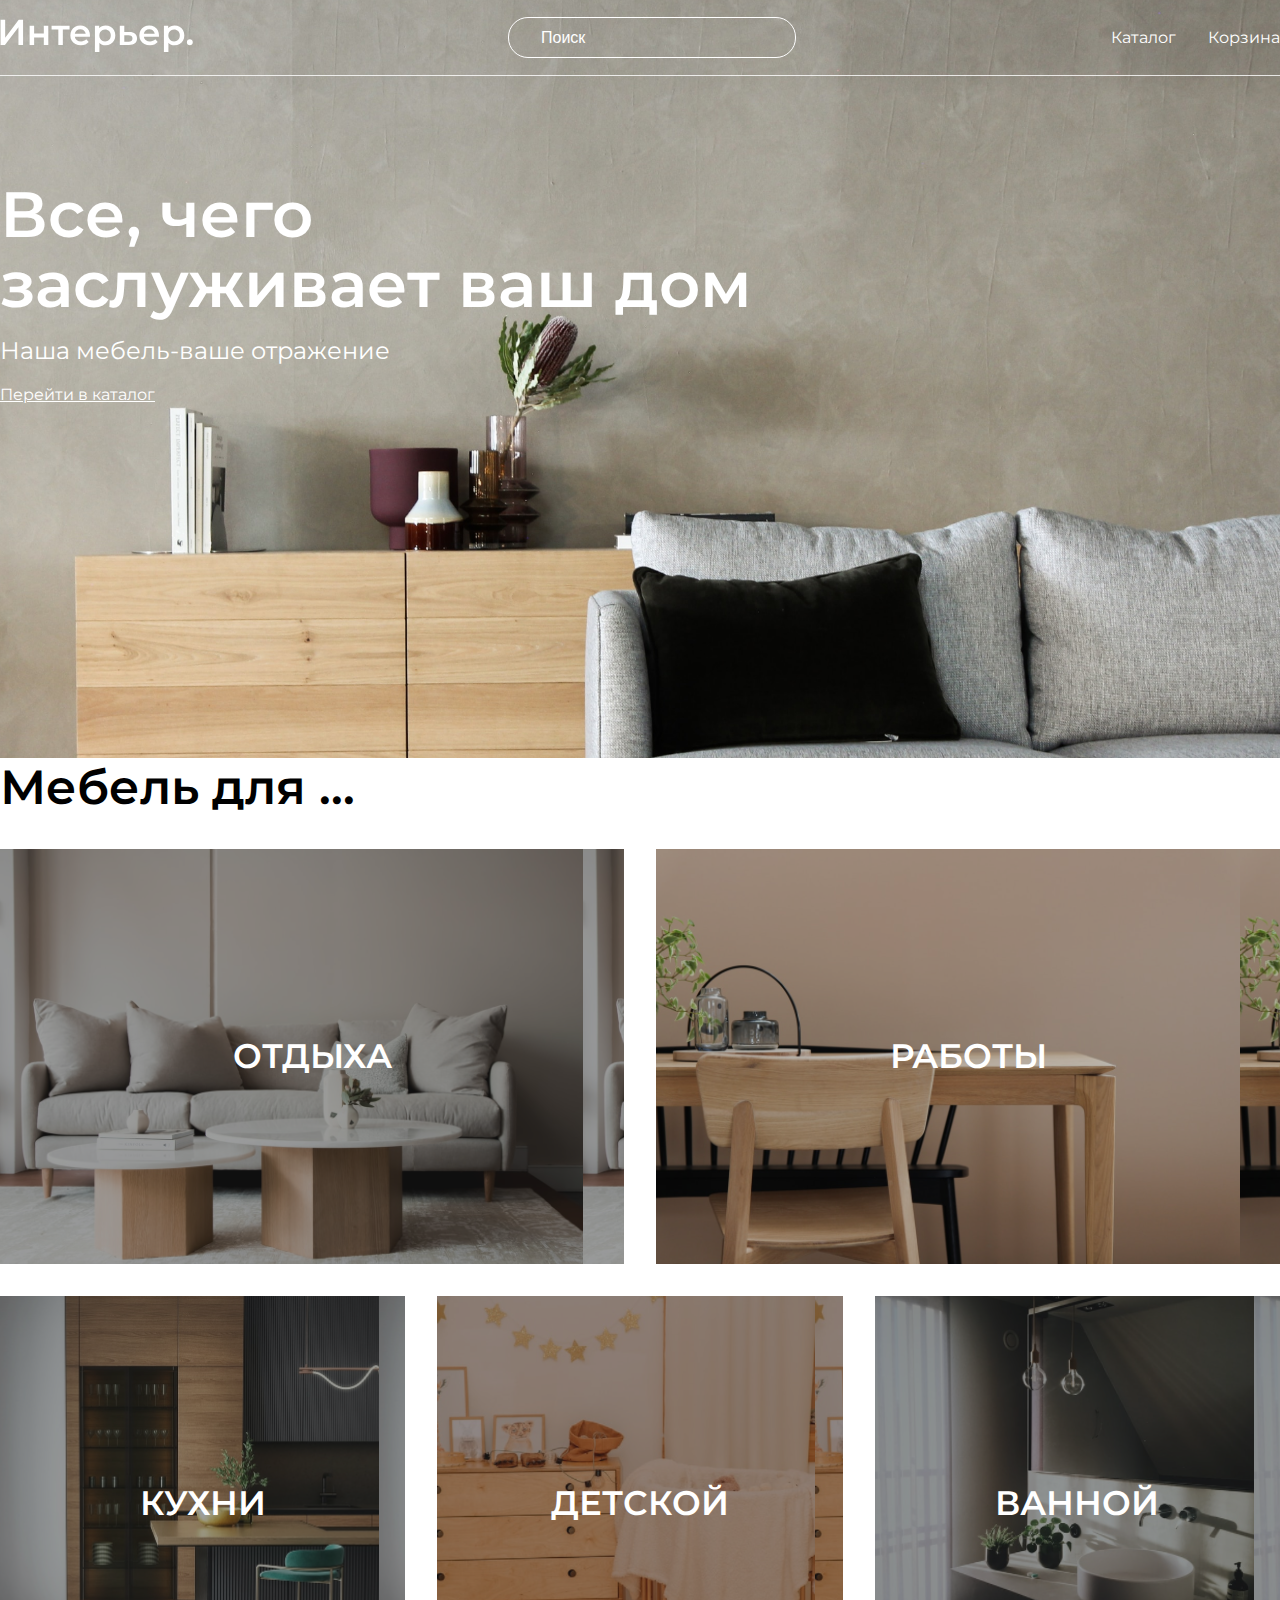
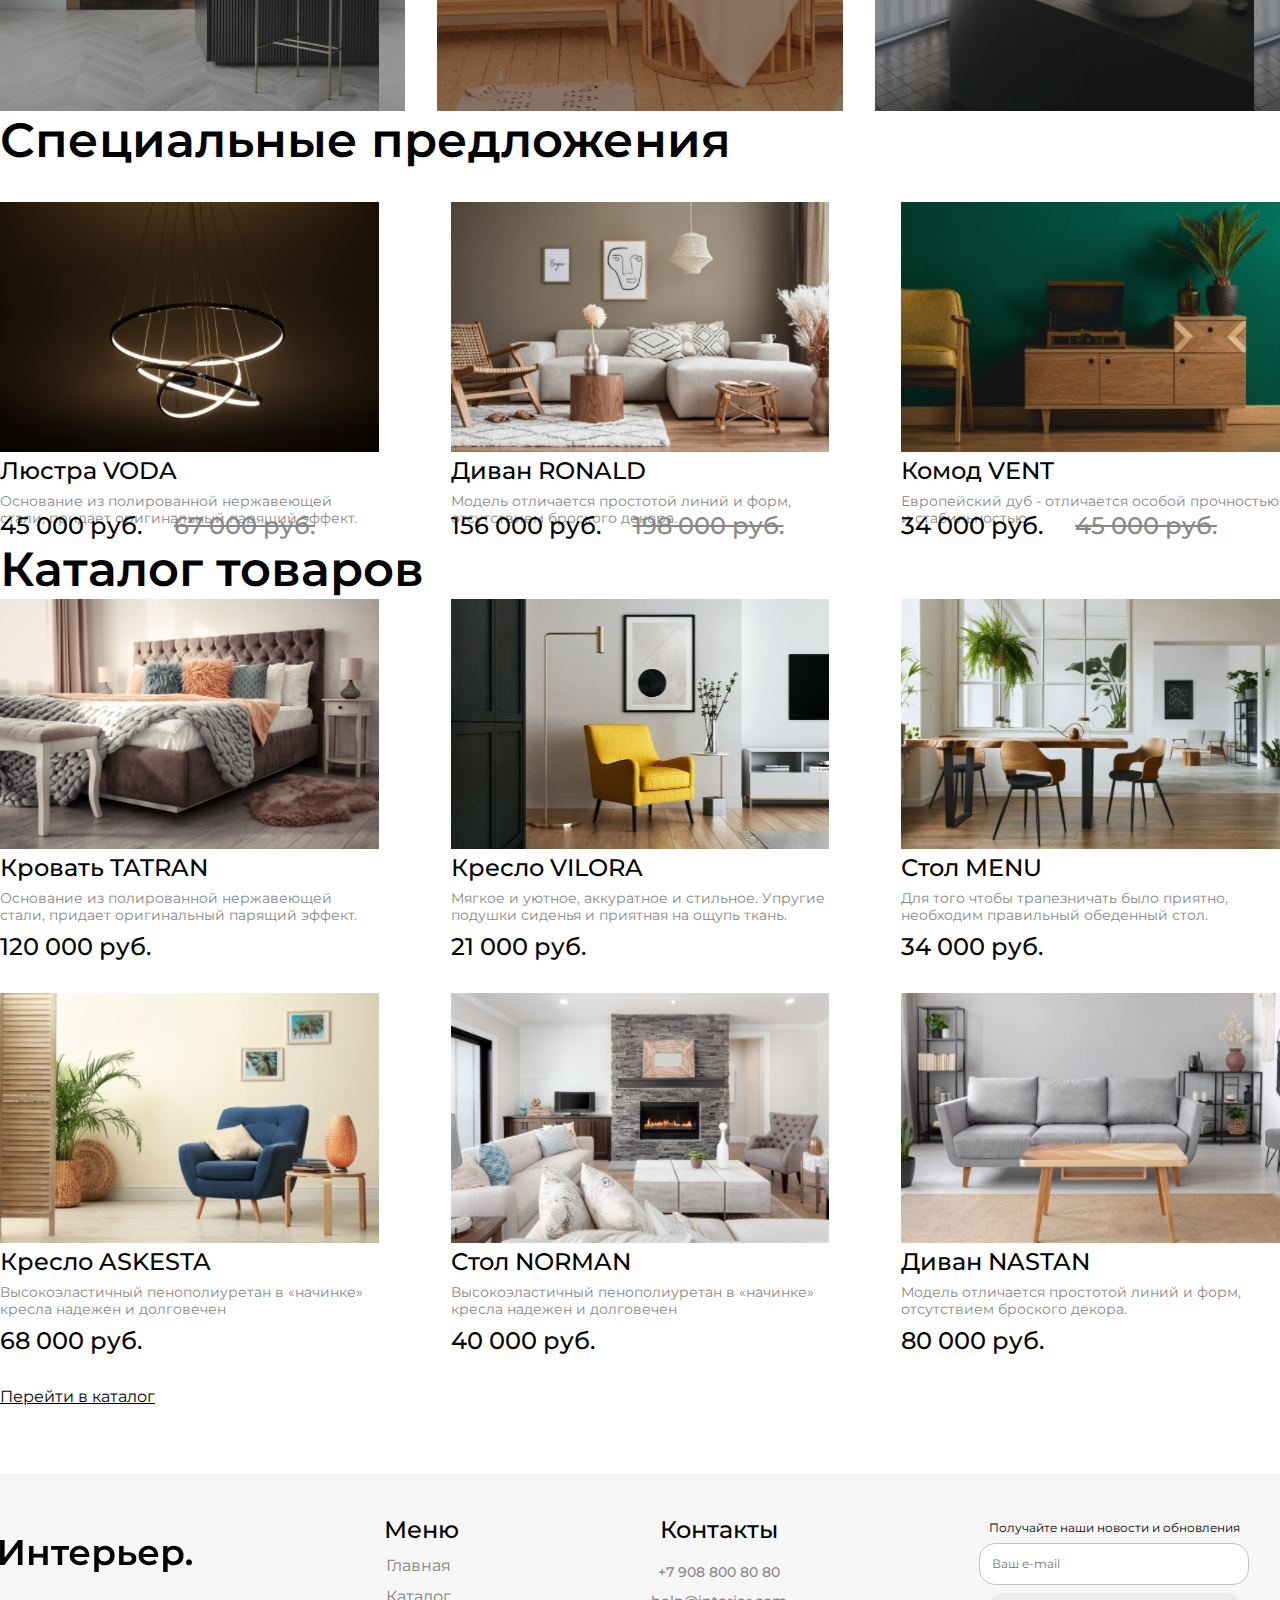
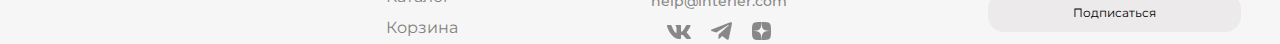
<file: index.html>
<!DOCTYPE html>
<html lang="en">
  <head>
    <meta charset="UTF-8" />
    <meta name="viewport" content="width=device-width, initial-scale=1.0" />
    <link rel="stylesheet" href="./style.scss">
    <link rel="stylesheet" href="./style.css">
    <title>Internet-shop</title>
  </head>
  <body>
     <div class="top ">
    <header class="header">
   <div class="wrapper">
    <a href="./index..html" class="header__top__a"><img src="./img/logo.svg" alt="card1" class="logo" /></a>
      <input placeholder="Поиск" class="header__input" type="text">
      <nav class="header__nav">
        <ul class="header__ul">
        <li class="header__li">
          <a href="./catalog.html" class="header___a">Каталог</a></li>
          <li class="li">
            <a href="./cart.html" class="header___a">Корзина</a>
          </li>
        </ul>
      </nav>
   </div>
    </header>
    <section class="baner ">
  <div class="wrapper">
        <h1 class="baner__h1">Все, чего <br>заслуживает ваш дом</h1>
      <p class="baner__text">Наша мебель-ваше отражение</p>
      <a href="catalog.html" class="baner__catalog_next">Перейти в каталог</a>
  </div>
    </section>
      </div>
      <section class="room">
        <div class="wrapper">
          <h2 class="room__h2">Мебель для ...</h2>
          <div class="for">
            <div class="for_item  for_item_1 for_item_big">ОТДЫХА</div>
            <div class="for_item  for_item_2 for_item_big">РАБОТЫ</div>
            <div class="for_item  for_item_3">КУХНИ</div>
            <div class="for_item  for_item_4">ДЕТСКОЙ</div>
            <div class="for_item  for_item_5">ВАННОЙ</div>
        </div>
        </div>
      </section>
    <section class="inform">
     <div class="wrapper">
       <h2 class="inform__h2">Специальные предложения</h2>
     <ul class="inform__ul">
      <li class="inform__li">
         <img src="./img/lamp.jpeg" alt="card" class="inform__img" />
      <h3 class="inform__h3">Люстра VODA</h3>
      <p class="inform__text">
        Основание из полированной нержавеющей стали, придает оригинальный парящий эффект.
      </p>
      <div class="inform__div">
        <p class="inform__price1">45 000 руб.</p>
      <p class="inform__price2">67 000 руб.</p>
      </div>
      </li>
         <li class="inform__li">
         <img src="./img/sofa.jpeg" alt="card" class="inform__img" />
      <h3 class="inform__h3">Диван RONALD</h3>
      <p class="inform__text">
       Модель отличается простотой линий и форм, отсутствием броского декора.
      </p>
     <div class="inform__div">
       <p class="inform__price1">156 000 руб.</p>
      <p class="inform__price2">198 000 руб.</p>
     </div>
      </li>
         <li class="inform__li">
         <img src="./img/comod.jpeg" alt="card" class="img_inform" />
      <h3 class="inform__h3">Комод VENT</h3>
      <p class="inform__text">
       Европейский дуб - отличается особой прочностью и стабильностью.
      </p>
      <div class="inform__div">
        <p class="inform__price1">34 000 руб.</p>
      <p class="inform__price2">45 000 руб.</p>
      </div>
      </li>
     </ul>
     </div>
    </section>
    <section class="catalog ">
      <div class="wrapper">
         <h2 class="catalog__h2">Каталог товаров</h2>
         <ul class="catalog__ul">
          <li class="catalog__link">
                   <img src="./img/card1.jpeg" alt="card" class="catalog__img" />
      <h3 class="catalog__h3">Кровать TATRAN</h3>
      <p class="catalog__text">
       Основание из полированной нержавеющей стали, придает оригинальный парящий эффект.
      </p>
       <p class="catalog__price">120 000 руб.</p>
          </li>
      <li class="catalog__link">
                   <img src="./img/card2.jpeg" alt="card" class="catalog__img" />
      <h3 class="catalog__h3">Кресло VILORA</h3>
      <p class="catalog__text">
      Мягкое и уютное, аккуратное и стильное. Упругие подушки сиденья и приятная на ощупь ткань. 
      </p>
       <p class="catalog__price">21 000 руб.</p>
          </li>
      <li class="catalog__link">
                   <img src="./img/card3.jpeg" alt="card" class="catalog__img" />
      <h3 class="catalog__h3">Стол MENU</h3>
      <p class="catalog__text">
      Для того чтобы трапезничать было приятно, необходим правильный обеденный стол.
      </p>
       <p class="catalog__price">34 000 руб.</p>
           </li>
        <li class="link_catalog">
                   <img src="./img/card4.jpeg" alt="card" class="catalog__img" />
      <h3 class="catalog__h3">Кресло ASKESTA</h3>
      <p class="catalog__text">
       Высокоэластичный пенополиуретан в «начинке» кресла надежен и долговечен
      </p>
       <p class="catalog__price">68 000 руб.</p>
          </li>
               <li class="link_catalog">
                   <img src="./img/card5.jpeg" alt="card" class="catalog__img" />
      <h3 class="catalog__h3">Стол NORMAN</h3>
      <p class="catalog__text">
      Высокоэластичный пенополиуретан в «начинке» кресла надежен и долговечен
      </p>
       <p class="catalog__price">40 000 руб.</p>
          </li>
        <li class="catalog__link">
                   <img src="./img/card6.jpeg" alt="card" class="catalog__img" />
      <h3 class="catalog__h3">Диван NASTAN</h3>
      <p class="catalog__text">
       Модель отличается простотой линий и форм, отсутствием броского декора. 
      </p>
       <p class="catalog__price">80 000 руб.</p>
          </li>
         </ul>
          <a href="#" class="catalog__a">Перейти в каталог</a>
      </div>
    </section>
    <footer class="footer">
  <div class="wrapper">
    <img src="./img/Интерьер..svg" alt="card" class="img_inter">
      <div class="footer__top_1 ">
          <h4 class="footer__h4__menu">Меню</h4>
        <ul class="footer__ul_nav">
          <li class="footer__li__footer__1"><a href="./index..html" class="footer__a__menu">Главная</a></li>
          <li class="footer__li__1"><a href="./catalog.html" class="footer__a__menu">Каталог</a></li>
          <li class="footer__li__1"><a href="./cart.html" footer__class="footer__a__menu">Корзина</a></li>
        </ul>
      </div>
    <div class="footer__top__2">
        <h4 class="footer__top2__h4">Контакты</h4>
      <a href="#" class="footer__a__contact">+7 908 800 80 80</a>
      <a href="#" class="footer__a__contact">help@interier.com</a>
     <div class="footer__icons">
       <a href="#" class="footer__svg"
        ><img src="./img/vk.svg" alt="card" class="footer__img__svg"
      /></a>
      <a href="#" class="footer__svg"
        ><img src="./img/telegram.svg" alt="card" class="footer__img_svg"
      /></a>
      <a href="#" class="footer__svg"
        ><img src="./img/dzen.svg" alt="card" class="footer__img__svg"
      /></a>
     </div>
    </div>
      <form action="#" class="footer__form">
        <p class="footer__form__text">Получайте наши новости и обновления</p>
        <input placeholder="Ваш e-mail" class="footer__input" type="text">
        <button class="footer__button">Подписаться</button>
      </form>
  </div>
    </footer>
  </body>
</html>
</file>
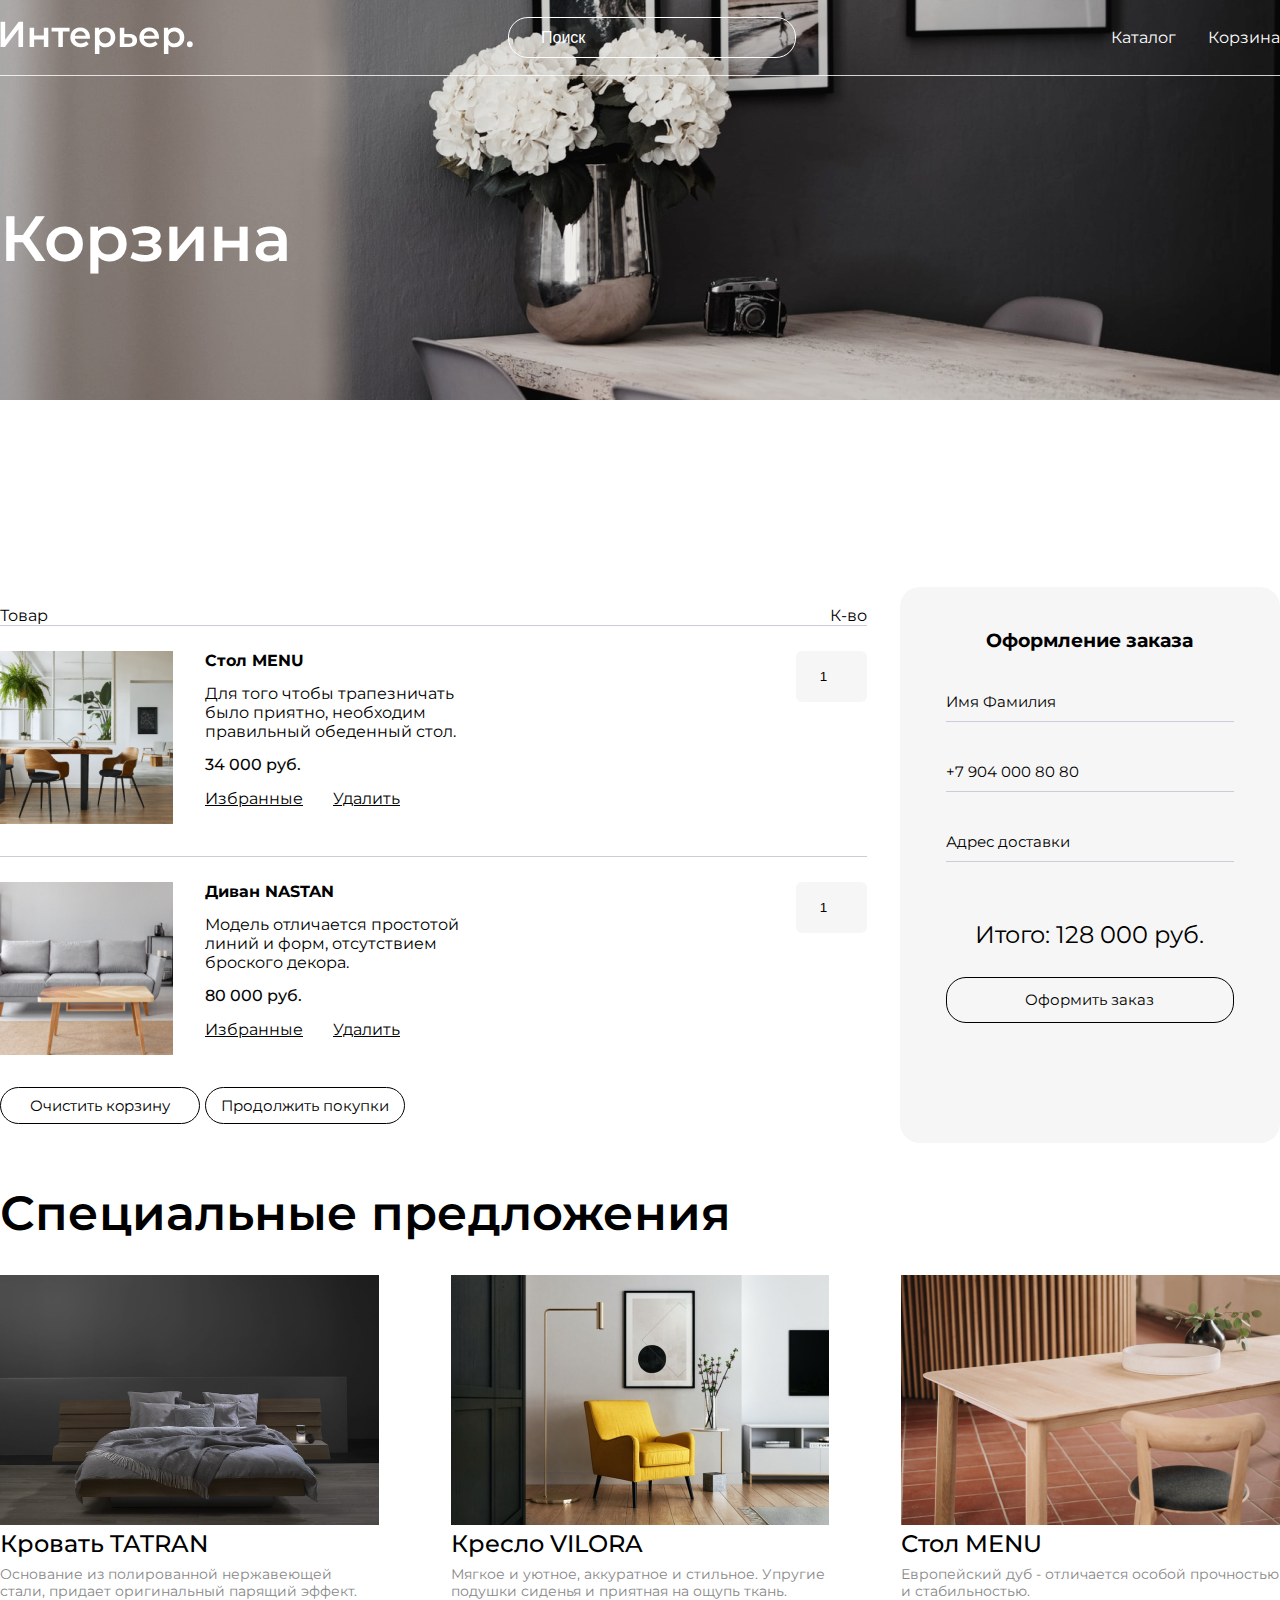
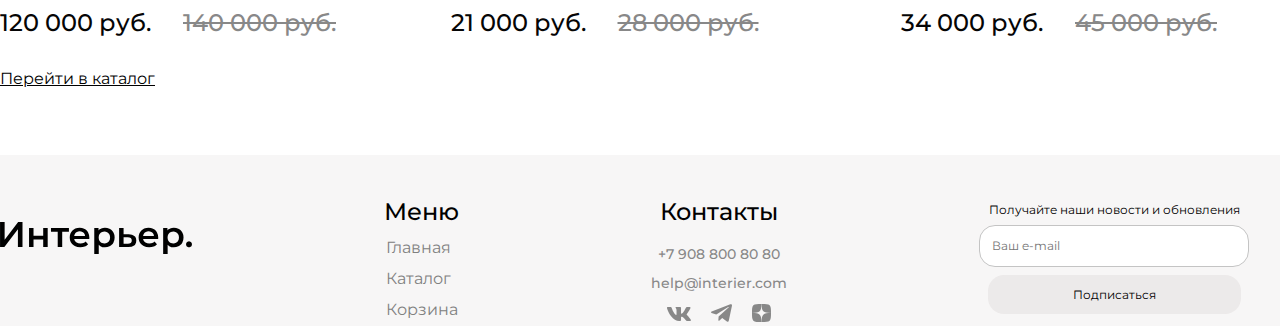
<file: cart.html>
<!DOCTYPE html>
<html lang="en">
<head>
    <meta charset="UTF-8">
    <meta name="viewport" content="width=device-width, initial-scale=1.0">
    <link href="https://fonts.googleapis.com/css2?family=Montserrat:wght@100;200;300;400;500;600;800;900&display=swap" rel="stylesheet" >
    <link rel="stylesheet" href="./_cart.scss">
    <link rel="stylesheet" href="./_cart.scss">
    <link rel="stylesheet" href="./style.css">
    <title>cart</title>
</head>
<body>
      <div class="top_cart center">
      <header class="header">
   <div class="wrapper">
    <img src="./img/logo.svg" alt="card1" class="logo" />
      <input placeholder="Поиск" class="header__input" type="text">
      <nav class="header__nav">
        <ul class="header__ul">
        <li class="header__li">
          <a href="./catalog.html" class="header___a">Каталог</a></li>
          <li class="li">
            <a href="./cart.html" class="header___a">Корзина</a>
          </li>
        </ul>
      </nav>
   </div>
    </header> 
      <section class="section_text">
    <div class="wrapper">
      <h1 class="header__catalog">Корзина</h1>
    </div>
  </section>
    <section class="cart">
       <div class="wrapper">
       <div class="cart_content">
            <div class="cart__name-box">
                <p>Товар</p>
                <p>К-во</p>
            </div>
            <div class="cart_item">
                <div class="cart_left">
                    <img class="cart_left-image" src="img/cart1.jpg" alt="cart_image">
                    <div class="cart_info">
                        <h4 class="product_heading">Стол MENU</h4>
                        <p class="product_text">Для того чтобы трапезничать было приятно, необходим правильный обеденный
                            стол.</p>
                        <p class="cart_product-size">34 000 руб.</p>
                        <div class="cart_link-box">
                            <a class="cart_link-box cart_link-box1" href="#">Избранные</a>
                            <a class="cart_link-box cart_link-box1" href="#">Удалить</a>
                        </div>
                    </div>
                </div>
                <input class="cart_input" type="number" value="1" min="1">
            </div>
            <div class="cart_item">
                <div class="cart_left">
                    <img class="cart_left-image" src="img/cart2.jpg" alt="cart_image">
                    <div class="cart_info">
                        <h4 class="product_heading">Диван NASTAN</h4>
                        <p class="product_text">Модель отличается простотой линий и форм, отсутствием броского декора.
                        </p>
                        <p class="cart_product-size">80 000 руб.</p>
                        <div class="cart_link-box">
                            <a class="cart_link-box cart_link-box1" href="#">Избранные</a>
                            <a class="cart_link-box cart_link-box1" href="#">Удалить</a>
                        </div>
                    </div>
                </div>
                <input class="cart_input" type="number" value="1" min="1">
            </div>
            <div class="cart_link">
                <button class="cart_link-button" type="reset">Очистить кoрзину</button>
                <button class="cart_link-button">Продолжить покупки</button>
            </div>
        </div>
        <div class="cart_form">
            <h3 class="cart_h3">Оформление заказа</h3>
            <input placeholder="Имя Фамилия" class="cart_form_mail">
            <input placeholder="+7 904 000 80 80" class="cart_form_mail" type="tel">
            <input placeholder="Адрес доставки" class="cart_form_mail" type="email">
            <div class="cart_form2">
                <h3 class="cart_size">Итого: 128 000 руб.</h3>
                <button class="cart_button-link" type="submit">Оформить заказ</button>
            </div>
        </div>
    </div>
    </section>
  <section class="inform">
    <div class="wrapper">
          <h2 class="inform__h2">Специальные предложения</h2>
        <ul class="inform__ul">
      <li class="catalog__li__1">
         <img src="./img/foto1.jpg" alt="card" class="catalog__img" />
      <h3 class="catalog__h3">Кровать TATRAN</h3>
      <p class="catalog__text">
       Основание из полированной нержавеющей стали, придает оригинальный парящий эффект.
      </p>
        <div class="inform__div">
        <p class="inform__price1">120 000 руб.</p>
      <p class="inform__price2">140 000 руб.</p>
      </div>
      </li>
       <li class="catalog__li__1">
         <img src="./img/foto2.jpg" alt="card" class="catalog__img" />
      <h3 class="catalog__h3">Кресло VILORA</h3>
      <p class="catalog__text">
       Мягкое и уютное, аккуратное и стильное. Упругие подушки сиденья и приятная на ощупь ткань.
      </p>
         <div class="inform__div">
        <p class="inform__price1">21 000 руб.</p>
      <p class="inform__price2">28 000 руб.</p>
      </div>
      </li>
       <li class="catalog__li__1">
         <img src="./img/foto3.jpg" alt="card" class="catalog__img" />
      <h3 class="catalog__h3">Стол MENU</h3>
      <p class="catalog__text">
      Европейский дуб - отличается особой прочностью и стабильностью.
      </p>
      <div class="inform__div">
        <p class="inform__price1">34 000 руб.</p>
      <p class="inform__price2">45 000 руб.</p>
      </div>
      </li>
        </ul>
   <a href="#" class="catalog__a">Перейти в каталог</a>
    </div>
  </section>
     <footer class="footer">
  <div class="wrapper">
    <img src="./img/Интерьер..svg" alt="card" class="img_inter">
      <div class="footer__top_1 ">
          <h4 class="footer__h4__menu">Меню</h4>
        <ul class="footer__ul_nav">
          <li class="footer__li__footer__1"><a href="./index..html" class="footer__a__menu">Главная</a></li>
          <li class="footer__li__1"><a href="./catalog.html" class="footer__a__menu">Каталог</a></li>
          <li class="footer__li__1"><a href="./cart.html" footer__class="footer__a__menu">Корзина</a></li>
        </ul>
      </div>
    <div class="footer__top__2">
        <h4 class="footer__top2__h4">Контакты</h4>
      <a href="#" class="footer__a__contact">+7 908 800 80 80</a>
      <a href="#" class="footer__a__contact">help@interier.com</a>
     <div class="footer__icons">
       <a href="#" class="footer__svg"
        ><img src="./img/vk.svg" alt="card" class="footer__img__svg"
      /></a>
      <a href="#" class="footer__svg"
        ><img src="./img/telegram.svg" alt="card" class="footer__img_svg"
      /></a>
      <a href="#" class="footer__svg"
        ><img src="./img/dzen.svg" alt="card" class="footer__img__svg"
      /></a>
     </div>
    </div>
      <form action="#" class="footer__form">
        <p class="footer__form__text">Получайте наши новости и обновления</p>
        <input placeholder="Ваш e-mail" class="footer__input" type="text">
        <button class="footer__button">Подписаться</button>
      </form>
  </div>
    </footer>
</body>
</html>
</file>
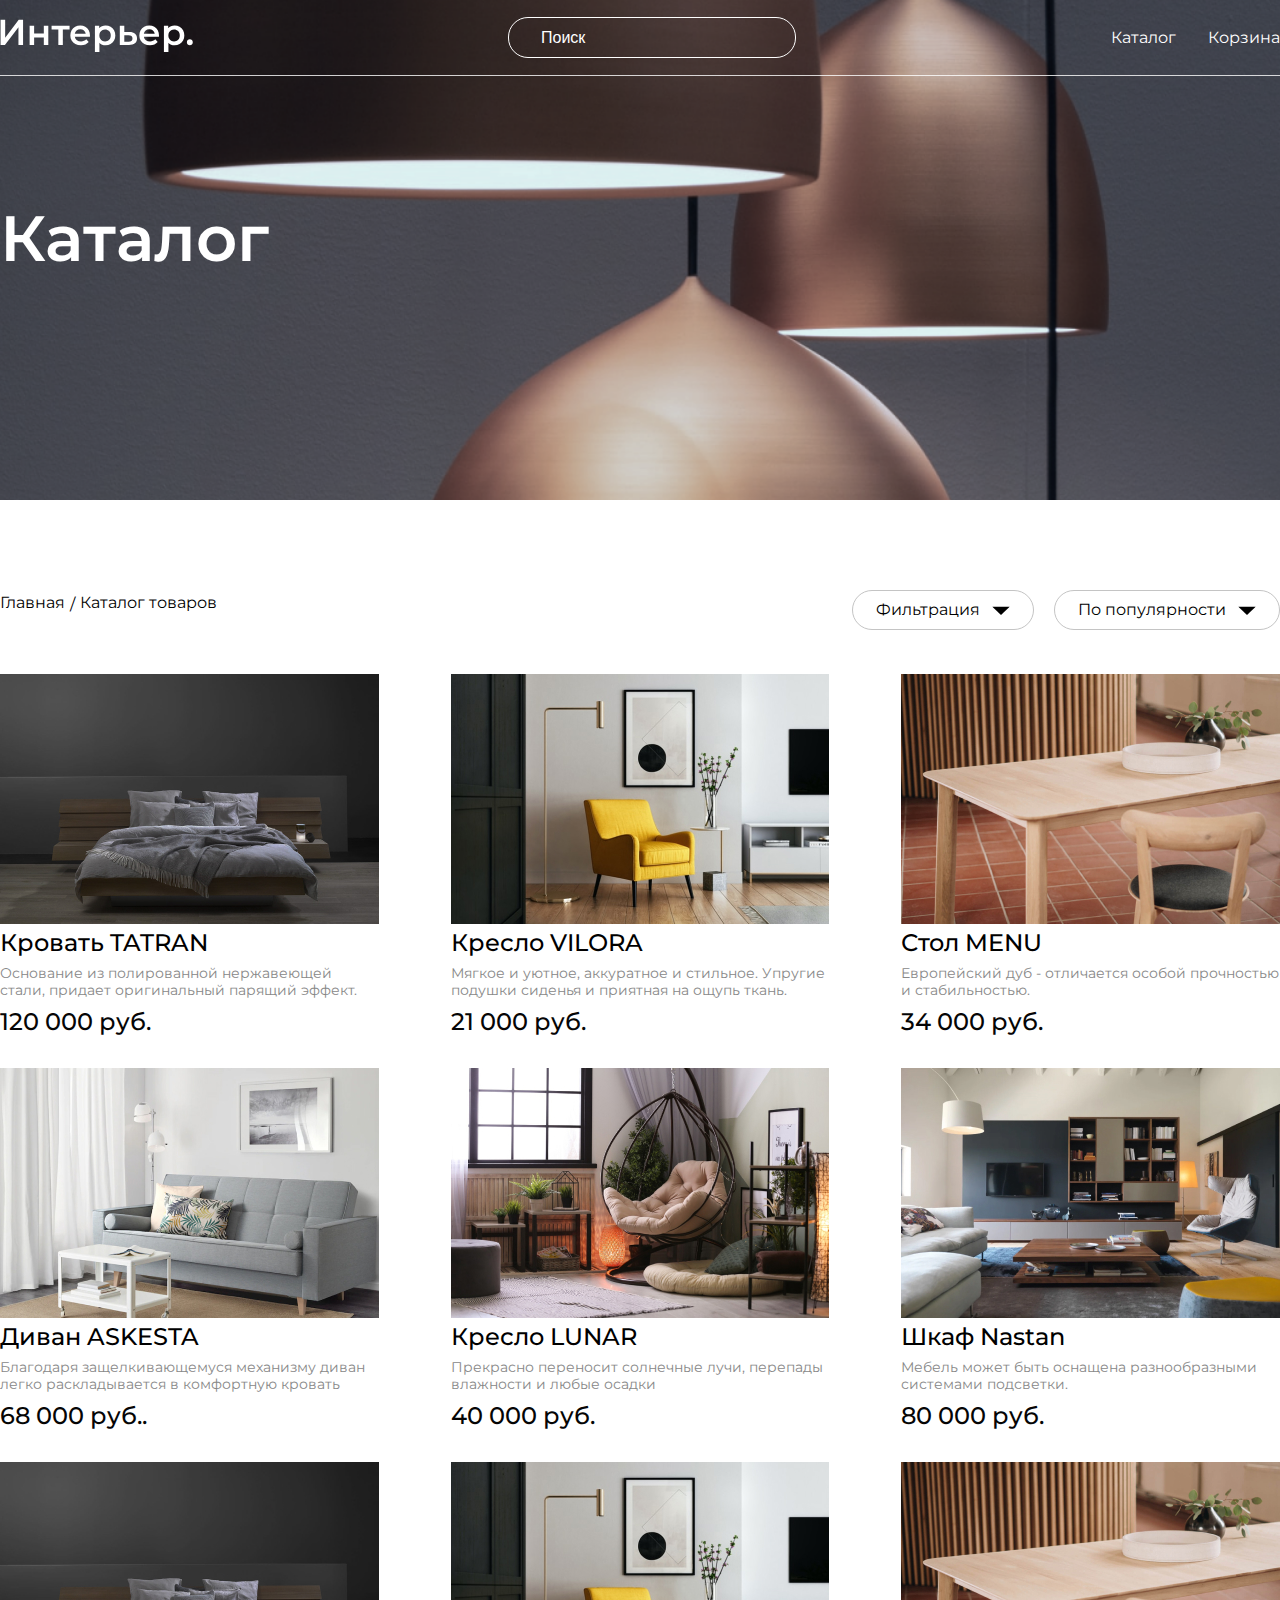
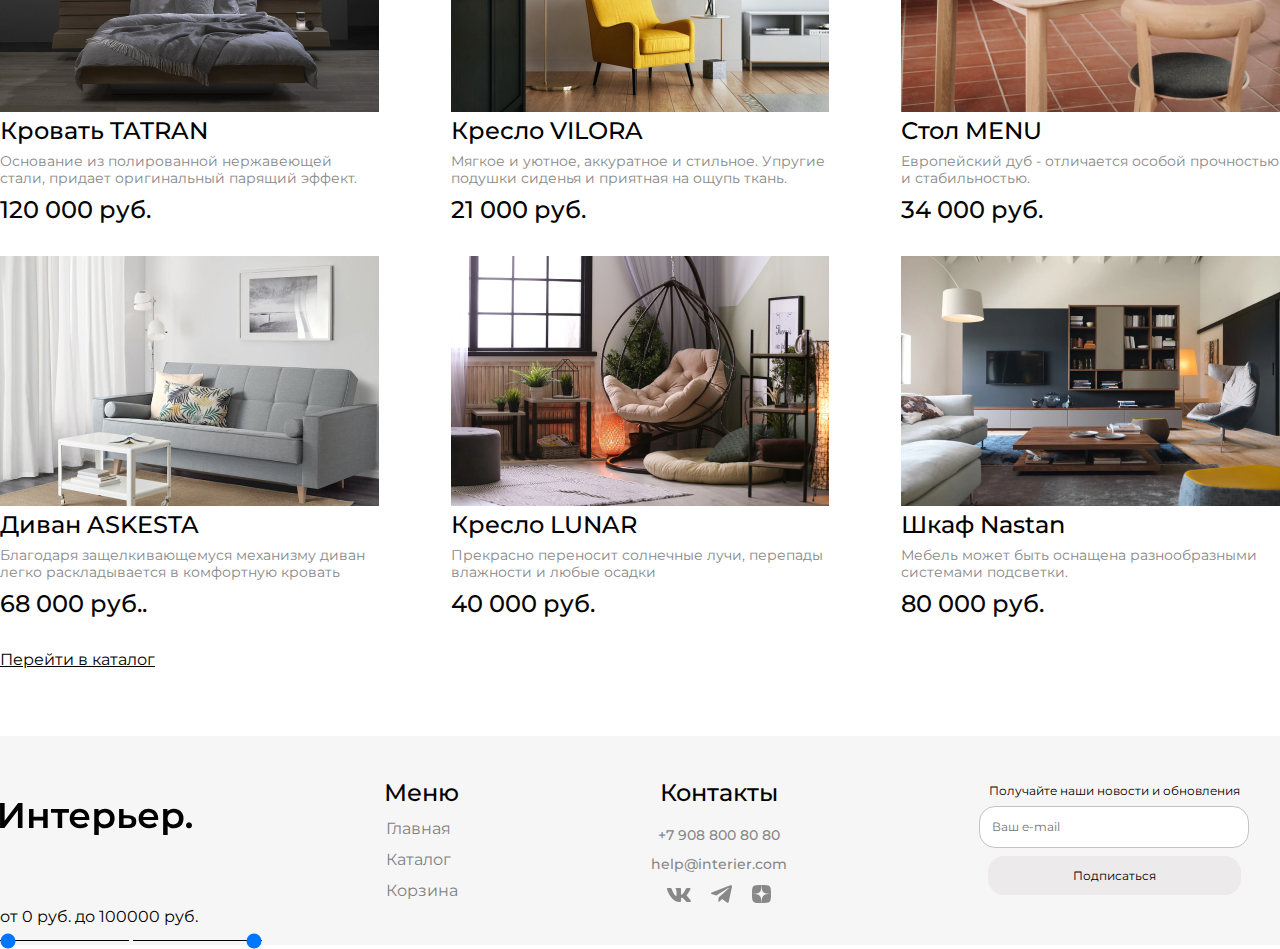
<file: catalog.html>
<!DOCTYPE html>
<html lang="en">
  <head>
    <meta charset="UTF-8" />
    <meta name="viewport" content="width=device-width, initial-scale=1.0" />
    <script src="//ajax.googleapis.com/ajax/libs/jquery/1.10.2/jquery.min.js"></script>
    <script src="//ajax.aspnetcdn.com/ajax/jquery.ui/1.10.3/jquery-ui.min.js"></script>
    <link rel="stylesheet" href="http://ajax.aspnetcdn.com/ajax/jquery.ui/1.10.3/themes/sunny/jquery-ui.css">
    <link rel="stylesheet" href="./style.scss">
    <link rel="stylesheet" href="./style.css">
    <link rel="stylesheet" href="./_catalog.scss">
    <title>Catalog</title>
  </head>
  <body>
     <div class="top_catalog center">
    <header class="header">
   <div class="wrapper">
    <a href="./index..html" class="header__top__a"><img src="./img/logo.svg" alt="card1" class="logo" /></a>
      <input placeholder="Поиск" class="header__input" type="text">
      <nav class="header__nav">
        <ul class="header__ul">
        <li class="header__li">
          <a href="./catalog.html" class="header___a">Каталог</a></li>
          <li class="li">
            <a href="./cart.html" class="header___a">Корзина</a>
          </li>
        </ul>
   </div>
    </header>
  <section class="section_text">
    <div class="wrapper">
      <h1 class="header__catalog">Каталог</h1>
    </div>
  </section>
 <section class="cart center">
        <div class="wrapper">
          <nav class="cart_content_c">
            <a class="cart-name-box" href="index.html"> Главная </a>
            <span class="span">/</span>
            <a class="cart-name-box" href="catalog.html"> Каталог товаров </a>
        </nav>
      <div class="select__top">
          <div class="select">
      <div class="select__header">
        <button class="select__heading">Фильтрация</button>
        <div class="select__chevron">
          <svg
            width="18"
            height="9"
            viewBox="0 0 18 9"
            fill="none"
            xmlns="http://www.w3.org/2000/svg"
          >
            <path d="M9 9L0.339745 0.749998L17.6603 0.75L9 9Z" fill="black" />
          </svg>
        </div>
      </div>
      <div class="select__body">
        <form class="filter-form">
          <div class="filter__fieldset">
            <p class="filter__fieldset-heading">Сроки доставки</p>
            <div class="filter__label-list">
              <label class="filter__fieldset-label">
                <input
                  class="filter__radio-input"
                  type="radio"
                  name="delivery"
                  id=""
                />
                <div class="filter__custom-radio"></div>
                Неважно
              </label>
              <label class="filter__fieldset-label">
                <input
                  class="filter__radio-input"
                  type="radio"
                  name="delivery"
                  id=""
                />
                <div class="filter__custom-radio"></div>
                Сегодня
              </label>
              <label class="filter__fieldset-label">
                <input
                  class="filter__radio-input"
                  type="radio"
                  name="delivery"
                  id=""
                />
                <div class="filter__custom-radio"></div>
                Завтра
              </label>
              <label class="filter__fieldset-label">
                <input
                  class="filter__radio-input"
                  type="radio"
                  name="delivery"
                  id=""
                />
                <div class="filter__custom-radio"></div>
                До 3 дней
              </label>
              <label class="filter__fieldset-label">
                <input
                  class="filter__radio-input"
                  type="radio"
                  name="delivery"
                  id=""
                />
                <div class="filter__custom-radio"></div>
                До 7 дней
              </label>
            </div>
          </div>
          <div class="filter__fieldset">
            <p class="filter__fieldset-heading">Цена</p>
            <div class="filter__fieldset-price-row">
              <p class="filter__fieldset-price">от <span>0</span> руб.</p>
              <p class="filter__fieldset-price">до <span>100000</span> руб.</p>
            </div>
            <div class="slide">
 <input class="line1" type="range" id="cowbell" name="cowbell" min="0" max="100000" value="0" step="10" />
<input class="line2" type="range" id="cowbell" name="cowbell" min="0" max="100000" value="100000" step="10" />
            </div>
          </div>
          <div class="filter__fieldset">
            <p class="filter__fieldset-heading">Цвет</p>
            <div class="filter__color-grid">
              <label class="filter__color-grid-label">
                <input
                  class="filter__color-input filter__color-input_white"
                  type="checkbox"
                  name="color"
                  id=""
                />
                <div class="filter__color-custom-checkbox"></div>
              </label>
              <label class="filter__color-grid-label">
                <input
                  class="filter__color-input filter__color-input_black"
                  type="checkbox"
                  name="color"
                  id=""
                />
                <div class="filter__color-custom-checkbox"></div>
              </label>
              <label class="filter__color-grid-label">
                <input
                  class="filter__color-input filter__color-input_grey"
                  type="checkbox"
                  name="color"
                  id=""
                />
                <div class="filter__color-custom-checkbox"></div>
              </label>
              <label class="filter__color-grid-label">
                <input
                  class="filter__color-input filter__color-input_red"
                  type="checkbox"
                  name="color"
                  id=""
                />
                <div class="filter__color-custom-checkbox"></div>
              </label>
              <label class="filter__color-grid-label">
                <input
                  class="filter__color-input filter__color-input_orange"
                  type="checkbox"
                  name="color"
                  id=""
                />
                <div class="filter__color-custom-checkbox"></div>
              </label>
              <label class="filter__color-grid-label">
                <input
                  class="filter__color-input filter__color-input_yellow"
                  type="checkbox"
                  name="color"
                  id=""
                />
                <div class="filter__color-custom-checkbox"></div>
              </label>
              <label class="filter__color-grid-label">
                <input
                  class="filter__color-input filter__color-input_green"
                  type="checkbox"
                  name="color"
                  id=""
                />
                <div class="filter__color-custom-checkbox"></div>
              </label>
              <label class="filter__color-grid-label">
                <input
                  class="filter__color-input filter__color-input_lt-green"
                  type="checkbox"
                  name="color"
                  id=""
                />
                <div class="filter__color-custom-checkbox"></div>
              </label>
              <label class="filter__color-grid-label">
                <input
                  class="filter__color-input filter__color-input_lt-blue"
                  type="checkbox"
                  name="color"
                  id=""
                />
                <div class="filter__color-custom-checkbox"></div>
              </label>
              <label class="filter__color-grid-label">
                <input
                  class="filter__color-input filter__color-input_blue"
                  type="checkbox"
                  name="color"
                  id=""
                />
                <div class="filter__color-custom-checkbox"></div>
              </label>
              <label class="filter__color-grid-label">
                <input
                  class="filter__color-input filter__color-input_dark-purple"
                  type="checkbox"
                  name="color"
                  id=""
                />
                <div class="filter__color-custom-checkbox"></div>
              </label>
              <label class="filter__color-grid-label">
                <input
                  class="filter__color-input filter__color-input_purple"
                  type="checkbox"
                  name="color"
                  id=""
                />
                <div class="filter__color-custom-checkbox"></div>
              </label>
              <label class="filter__color-grid-label">
                <input
                  class="filter__color-input filter__color-input_lt-purple"
                  type="checkbox"
                  name="color"
                  id=""
                />
                <div class="filter__color-custom-checkbox"></div>
              </label>
              <label class="filter__color-grid-label">
                <input
                  class="filter__color-input filter__color-input_pink"
                  type="checkbox"
                  name="color"
                  id=""
                />
                <div class="filter__color-custom-checkbox"></div>
              </label>
            </div>
          </div>
          <div class="filter__fieldset">
            <p class="filter__fieldset-heading">Тип комнаты</p>
            <div class="filter__fieldset-checkbox-list">
              <label class="filter__fieldset-checkbox-label">
                <input
                  type="checkbox"
                  name="type"
                  class="filter__fieldset-checbox-input"
                />
                <div class="filter__custom-checkbox"></div>
                Кухня и столовая
              </label>
              <label class="filter__fieldset-checkbox-label">
                <input
                  type="checkbox"
                  name="type"
                  class="filter__fieldset-checbox-input"
                />
                <div class="filter__custom-checkbox"></div>
                Ванная комната
              </label>
              <label class="filter__fieldset-checkbox-label">
                <input
                  type="checkbox"
                  name="type"
                  class="filter__fieldset-checbox-input"
                />
                <div class="filter__custom-checkbox"></div>
                Детская комната
              </label>
              <label class="filter__fieldset-checkbox-label">
                <input
                  type="checkbox"
                  name="type"
                  class="filter__fieldset-checbox-input"
                />
                <div class="filter__custom-checkbox"></div>
                Домашний офис
              </label>
              <label class="filter__fieldset-checkbox-label">
                <input
                  type="checkbox"
                  name="type"
                  class="filter__fieldset-checbox-input"
                />
                <div class="filter__custom-checkbox"></div>
                Гостиная
              </label>
              <label class="filter__fieldset-checkbox-label">
                <input
                  type="checkbox"
                  name="type"
                  class="filter__fieldset-checbox-input"
                />
                <div class="filter__custom-checkbox"></div>
                Прихожая
              </label>
              <label class="filter__fieldset-checkbox-label">
                <input
                  type="checkbox"
                  name="type"
                  class="filter__fieldset-checbox-input"
                />
                <div class="filter__custom-checkbox"></div>
                Спальня
              </label>
              <label class="filter__fieldset-checkbox-label">
                <input
                  type="checkbox"
                  name="type"
                  class="filter__fieldset-checbox-input"
                />
                <div class="filter__custom-checkbox"></div>
                Гардероб
              </label>
              <label class="filter__fieldset-checkbox-label">
                <input
                  type="checkbox"
                  name="type"
                  class="filter__fieldset-checbox-input"
                />
                <div class="filter__custom-checkbox"></div>
                Дача
              </label>
              <label class="filter__fieldset-checkbox-label">
                <input
                  type="checkbox"
                  name="type"
                  class="filter__fieldset-checbox-input"
                />
                <div class="filter__custom-checkbox"></div>
                Свет
              </label>
            </div>
          </div>
          <button class="filter-form__btn" type="submit">Применить</button>
        </form>
      </div>
    </div>
        <div class="select__header">
           <button class="select__heading">По популярности</button>
             <div class="select__chevron_2">
          <svg
            width="18"
            height="9"
            viewBox="0 0 18 9"
            fill="none"
            xmlns="http://www.w3.org/2000/svg"
          >
            <path d="M9 9L0.339745 0.749998L17.6603 0.75L9 9Z" fill="black" />
          </svg>
        </div>
        </div>
      </div>
        </div>
    </section>
 <section class="section__catalog">
  <div class="wrapper">
    <ul class="catalog__ul__1">
      <li class="catalog__li__1">
         <img src="./img/foto1.jpg" alt="card" class="catalog__img" />
      <h3 class="catalog__h3">Кровать TATRAN</h3>
      <p class="catalog__text">
       Основание из полированной нержавеющей стали, придает оригинальный парящий эффект.
      </p>
       <p class="catalog__price">120 000 руб.</p>
      </li>
       <li class="catalog__li__1">
         <img src="./img/foto2.jpg" alt="card" class="catalog__img" />
      <h3 class="catalog__h3">Кресло VILORA</h3>
      <p class="catalog__text">
       Мягкое и уютное, аккуратное и стильное. Упругие подушки сиденья и приятная на ощупь ткань.
      </p>
       <p class="catalog__price">21 000 руб.</p>
      </li>
       <li class="catalog__li__1">
         <img src="./img/foto3.jpg" alt="card" class="catalog__img" />
      <h3 class="catalog__h3">Стол MENU</h3>
      <p class="catalog__text">
      Европейский дуб - отличается особой прочностью и стабильностью.
      </p>
       <p class="catalog__price">34 000 руб.</p>
      </li>
       <li class="catalog__li__1">
         <img src="./img/foto4.jpg" alt="card" class="catalog__img" />
      <h3 class="catalog__h3">Диван ASKESTA</h3>
      <p class="catalog__text">
      Благодаря защелкивающемуся механизму диван легко раскладывается в комфортную кровать
      </p>
       <p class="catalog__price">68 000 руб..</p>
      </li>
       <li class="catalog__li__1">
         <img src="./img/foto5.jpg" alt="card" class="catalog__img" />
      <h3 class="catalog__h3">Кресло LUNAR</h3>
      <p class="catalog__text">
       Прекрасно переносит солнечные лучи, перепады влажности и любые осадки
      </p>
       <p class="catalog__price">40 000 руб.</p>
      </li>
       <li class="catalog__li__1">
         <img src="./img/foto6.jpg" alt="card" class="catalog__img" />
      <h3 class="catalog__h3">Шкаф Nastan</h3>
      <p class="catalog__text">
       Мебель может быть оснащена разнообразными системами подсветки.
      </p>
       <p class="catalog__price">80 000 руб.</p>
      </li>
            <li class="catalog__li__1">
         <img src="./img/foto1.jpg" alt="card" class="catalog__img" />
      <h3 class="catalog__h3">Кровать TATRAN</h3>
      <p class="catalog__text">
       Основание из полированной нержавеющей стали, придает оригинальный парящий эффект.
      </p>
       <p class="catalog__price">120 000 руб.</p>
      </li>
       <li class="catalog__li__1">
         <img src="./img/foto2.jpg" alt="card" class="catalog__img" />
      <h3 class="catalog__h3">Кресло VILORA</h3>
      <p class="catalog__text">
       Мягкое и уютное, аккуратное и стильное. Упругие подушки сиденья и приятная на ощупь ткань.
      </p>
       <p class="catalog__price">21 000 руб.</p>
      </li>
       <li class="catalog__li__1">
         <img src="./img/foto3.jpg" alt="card" class="catalog__img" />
      <h3 class="catalog__h3">Стол MENU</h3>
      <p class="catalog__text">
      Европейский дуб - отличается особой прочностью и стабильностью.
      </p>
       <p class="catalog__price">34 000 руб.</p>
      </li>
       <li class="catalog__li__1">
         <img src="./img/foto4.jpg" alt="card" class="catalog__img" />
      <h3 class="catalog__h3">Диван ASKESTA</h3>
      <p class="catalog__text">
      Благодаря защелкивающемуся механизму диван легко раскладывается в комфортную кровать
      </p>
       <p class="catalog__price">68 000 руб..</p>
      </li>
       <li class="catalog__li__1">
         <img src="./img/foto5.jpg" alt="card" class="catalog__img" />
      <h3 class="catalog__h3">Кресло LUNAR</h3>
      <p class="catalog__text">
       Прекрасно переносит солнечные лучи, перепады влажности и любые осадки
      </p>
       <p class="catalog__price">40 000 руб.</p>
      </li>
       <li class="catalog__li__1">
         <img src="./img/foto6.jpg" alt="card" class="catalog__img" />
      <h3 class="catalog__h3">Шкаф Nastan</h3>
      <p class="catalog__text">
       Мебель может быть оснащена разнообразными системами подсветки.
      </p>
       <p class="catalog__price">80 000 руб.</p>
      </li>
    </ul>
       <a href="#" class="catalog__a">Перейти в каталог</a>
  </div>
 </section>
  <footer class="footer">
  <div class="wrapper">
    <img src="./img/Интерьер..svg" alt="card" class="img_inter">
      <div class="footer__top_1 ">
          <h4 class="footer__h4__menu">Меню</h4>
        <ul class="footer__ul_nav">
          <li class="footer__li__footer__1"><a href="./index..html" class="footer__a__menu">Главная</a></li>
          <li class="footer__li__1"><a href="./catalog.html" class="footer__a__menu">Каталог</a></li>
          <li class="footer__li__1"><a href="./cart.html" footer__class="footer__a__menu">Корзина</a></li>
        </ul>
      </div>
    <div class="footer__top__2">
        <h4 class="footer__top2__h4">Контакты</h4>
      <a href="#" class="footer__a__contact">+7 908 800 80 80</a>
      <a href="#" class="footer__a__contact">help@interier.com</a>
     <div class="footer__icons">
       <a href="#" class="footer__svg"
        ><img src="./img/vk.svg" alt="card" class="footer__img__svg"
      /></a>
      <a href="#" class="footer__svg"
        ><img src="./img/telegram.svg" alt="card" class="footer__img_svg"
      /></a>
      <a href="#" class="footer__svg"
        ><img src="./img/dzen.svg" alt="card" class="footer__img__svg"
      /></a>
     </div>
    </div>
      <form action="#" class="footer__form">
        <p class="footer__form__text">Получайте наши новости и обновления</p>
        <input placeholder="Ваш e-mail" class="footer__input" type="text">
        <button class="footer__button">Подписаться</button>
      </form>
  </div>

       <div class="range">
                            <label class="range__label" for="price-range"
                              >от 0 руб. до 100000 руб.</label
                            >
                            <div class="range__slider">
                              <input
                                class="range__input range__input--min"
                                name="range_1"
                                type="range"
                                min="1"
                                max="100000"
                                value="1"
                              />
                              <input
                                class="range__input range__input--max"
                                name="range_1"
                                type="range"
                                min="1"
                                max="100000"
                                value="100000"
                              />
                            </div>
                          </div>
    </footer>
    
   <script type="text/javascript">
        $(function() {
            $('.slider').slider({
        values: [0, 100000],
        range: true,
    });

        });
    </script>
  </body>
</html>
</file>
<file: style.css>
@charset "UTF-8";
@import url(https://fonts.googleapis.com/css2?family=Montserrat:wght@100;200;300;400;500;600;800;900&display=swap);
@import url(https://fonts.googleapis.com/css2?family=Montserrat:wght@100;200;300;400;500;600;800;900&display=swap);
body {
  margin: 0;
  padding: 0;
  font-family: "Montserrat", sans-serif;
}

.top {
  width: 100%;
  height: 758px;
  background-image: url(img/fon.png);
  background-repeat: no-repeat;
  background-position: center;
  background-size: cover;
}

.wrapper {
  height: 100%;
  width: 100%;
  display: flex;
  align-items: center;
  max-width: 1300px;
  margin: auto;
}

.header {
  height: 76px;
  display: flex;
  justify-content: space-between;
  align-items: center;
}

.header .wrapper {
  display: flex;
  align-items: center;
  justify-content: space-between;
  border-bottom: 0.5px solid rgba(255, 255, 255, 0.8);
}

.header__input {
  width: 288px;
  height: 41px;
  border: 1px solid #FFFFFF;
  box-sizing: border-box;
  border-radius: 20px;
  background-color: transparent;
  outline: none;
  font-style: normal;
  font-weight: 400;
  font-size: 16px;
  line-height: 20px;
  color: #FFFFFF;
  padding-left: 32px;
  padding-right: 32px;
}

.header__input::-moz-placeholder {
  color: #FFFFFF;
}

.header__input::placeholder {
  color: #FFFFFF;
}

.baner .wrapper {
  flex-direction: column;
  display: flex;
  align-items: start;
  margin-top: 63px;
}

.header__ul {
  list-style: none;
  display: flex;
  gap: 32px;
  align-items: center;
}

.header___a {
  text-decoration: underline;
  color: rgb(255, 255, 255);
  font-family: "Montserrat", sans-serif;
  font-size: 16px;
  font-weight: 400;
  line-height: 20px;
  letter-spacing: 0%;
  text-align: left;
  text-decoration: none;
}

a {
  color: gray;
  text-decoration: none;
}

.catalog__a {
  margin-top: 30px;
  color: rgb(0, 0, 0);
  font-family: Montserrat;
  font-size: 16px;
  font-weight: 400;
  line-height: 24px;
  letter-spacing: 0%;
  text-align: left;
  text-decoration-line: underline;
}

.baner__h1 {
  margin-top: 40px;
  margin-bottom: 16px;
  color: rgb(255, 255, 255);
  font-family: Montserrat;
  font-size: 64px;
  font-weight: 600;
  line-height: 70px;
  letter-spacing: 0%;
  text-align: left;
}

.baner__text {
  margin-bottom: 16px;
  color: rgb(255, 255, 255);
  font-family: Montserrat;
  font-size: 24px;
  font-weight: 400;
  line-height: 32px;
  letter-spacing: 0%;
  text-align: left;
}

.baner__catalog_next {
  color: rgb(255, 255, 255);
  font-family: Montserrat;
  font-size: 16px;
  font-weight: 400;
  line-height: 24px;
  letter-spacing: 0%;
  text-align: left;
  text-decoration-line: underline;
}

.room .wrapper {
  flex-direction: column;
  display: flex;
  align-items: start;
  justify-content: center;
}

.room__h2 {
  color: rgb(0, 0, 0);
  font-family: Montserrat;
  font-size: 48px;
  font-weight: 600;
  line-height: 59px;
  letter-spacing: 0%;
  text-align: center;
}

.for {
  width: 100%;
  margin-top: 32px;
  display: grid;
  gap: 32px;
  grid-template-columns: repeat(12, 1fr);
}

.for_item {
  height: 415px;
  grid-column: span 4;
  font-style: normal;
  font-weight: 600;
  font-size: 34px;
  line-height: 41px;
  color: #FFFFFF;
  display: flex;
  justify-content: center;
  align-items: center;
}

.for_item_big {
  grid-column: span 6;
}

.for_item_1 {
  background-image: url(img/room1.png);
}

.for_item_2 {
  background-image: url(img/room2.png);
}

.for_item_3 {
  background-image: url(img/room3.png);
}

.for_item_4 {
  background-image: url(img/room4.png);
}

.for_item_5 {
  background-image: url(img/room5.png);
}

.inform__h2 {
  margin-bottom: 32px;
  color: rgb(0, 0, 0);
  font-family: Montserrat;
  font-size: 48px;
  font-weight: 600;
  line-height: 59px;
  letter-spacing: 0%;
  text-align: left;
}

.inform .wrapper {
  flex-direction: column;
  display: flex;
  align-items: start;
  justify-content: center;
}

.inform__ul {
  list-style: none;
  display: flex;
  gap: 32px;
  align-items: start;
  justify-content: space-between;
  width: 100%;
  padding-left: 0;
}

.inform__h3 {
  margin-bottom: 8px;
  color: rgb(0, 0, 0);
  font-family: Montserrat;
  font-size: 24px;
  font-weight: 500;
  line-height: 29px;
  letter-spacing: 0%;
  text-align: left;
}

.inform__text {
  margin-bottom: -16px;
  color: rgb(136, 136, 136);
  font-family: Montserrat;
  font-size: 14px;
  font-weight: 400;
  line-height: 17px;
  letter-spacing: 0%;
  text-align: left;
  max-width: 379px;
}

.img_inform {
  width: 379px;
  height: 250px;
}

.inform__div {
  display: flex;
  gap: 32px;
  align-items: start;
}

.inform__price1 {
  color: rgb(5, 5, 5);
  font-family: Montserrat;
  font-size: 24px;
  font-weight: 500;
  line-height: 29px;
  letter-spacing: 0%;
  text-align: left;
}

.inform__price2 {
  color: rgb(136, 136, 136);
  font-family: Montserrat;
  font-size: 24px;
  font-weight: 500;
  line-height: 29px;
  letter-spacing: 0%;
  text-align: left;
  text-decoration-line: line-through;
}

.catalog .wrapper {
  flex-direction: column;
  display: flex;
  align-items: start;
}

.catalog__ul {
  width: 100%;
  list-style: none;
  flex-wrap: wrap;
  display: flex;
  gap: 32px;
  align-items: start;
  justify-content: space-between;
  max-width: 2202px;
  padding-left: 0;
}

.catalog__h2 {
  color: rgb(0, 0, 0);
  font-family: Montserrat;
  font-size: 48px;
  font-weight: 600;
  line-height: 59px;
  letter-spacing: 0%;
  text-align: center;
}

.catalog__h3 {
  color: rgb(0, 0, 0);
  font-family: Montserrat;
  font-size: 24px;
  font-weight: 500;
  line-height: 29px;
  letter-spacing: 0%;
  text-align: left;
}

.catalog__text {
  color: rgb(136, 136, 136);
  font-family: Montserrat;
  font-size: 14px;
  font-weight: 400;
  line-height: 17px;
  letter-spacing: 0%;
  text-align: left;
  max-width: 379px;
  margin-top: 8px;
  margin-bottom: 8px;
}

.catalog__price {
  color: rgb(5, 5, 5);
  font-family: Montserrat;
  font-size: 24px;
  font-weight: 500;
  line-height: 29px;
  letter-spacing: 0%;
  text-align: left;
}

.footer {
  background: rgb(247, 246, 246);
}

.footer .wrapper {
  display: flex;
  gap: 192px;
  align-items: start;
  margin-top: 64px;
  padding-top: 67px;
}

.footer__top_1 {
  margin-top: -25px;
  flex-direction: column;
  display: flex;
  align-items: center;
}

.footer__form {
  margin-top: -20px;
  flex-direction: column;
  display: flex;
  align-items: center;
}

.footer__icons {
  display: flex;
  gap: 20px;
  align-items: center;
}

.footer__top__2 {
  margin-top: -25px;
  flex-direction: column;
  display: flex;
  align-items: center;
}

.footer__top2__h4 {
  color: rgb(0, 0, 0);
  font-family: Montserrat;
  font-size: 24px;
  font-weight: 500;
  line-height: 29px;
  letter-spacing: 0%;
  text-align: left;
  margin-bottom: 20px;
}

.footer__h4__menu {
  margin-bottom: 12px;
  color: rgb(0, 0, 0);
  font-family: Montserrat;
  font-size: 24px;
  font-weight: 500;
  line-height: 29px;
  letter-spacing: 0%;
  text-align: left;
}

.footer__form__text {
  margin-bottom: 8px;
  color: rgb(0, 0, 0);
  font-family: Montserrat;
  font-size: 12px;
  font-weight: 400;
  line-height: 15px;
  letter-spacing: 0%;
  text-align: left;
}

.footer__input {
  color: rgb(196, 196, 196);
  font-family: Montserrat;
  font-size: 12px;
  font-weight: 400;
  line-height: 15px;
  letter-spacing: 0%;
  text-align: left;
  box-sizing: border-box;
  border: 1px solid rgb(196, 196, 196);
  border-radius: 16px;
  background: rgb(255, 255, 255);
  margin-bottom: 8px;
  padding-top: 12px;
  padding-left: 12px;
  padding-bottom: 13px;
  padding-right: 90px;
}

.footer__button {
  color: rgb(0, 0, 0);
  font-family: Montserrat;
  font-size: 12px;
  font-weight: 400;
  line-height: 15px;
  letter-spacing: 0%;
  text-align: left;
  border-radius: 16px;
  background: rgba(222, 215, 215, 0.41);
  padding: 12px 85px;
  border: none;
}

.footer__a__contact {
  color: rgb(136, 136, 136);
  font-family: Montserrat;
  font-size: 14px;
  font-weight: 500;
  line-height: 17px;
  letter-spacing: 0%;
  text-align: left;
  margin-bottom: 12px;
}

.footer__ul_nav {
  flex-direction: column;
  list-style: none;
  display: flex;
  gap: 12px;
  align-items: start;
}

body {
  margin: 0;
  padding: 0;
  font-family: "Montserrat", sans-serif;
}

.top_cart {
  height: 400px;
  width: 100%;
  background-image: url(img/cart.png);
  background-size: cover;
  background-position: center;
  background-repeat: no-repeat;
}

.header__catalog {
  margin-top: 127px;
  color: rgb(255, 255, 255);
  font-family: Montserrat;
  font-size: 64px;
  font-weight: 600;
  line-height: 70px;
  letter-spacing: 0%;
  text-align: left;
}

.cart__name-box {
  display: flex;
  justify-content: space-between;
}

.cart {
  gap: 32px;
  margin-top: 64px;
  /*Стилизация кнопок*/
  /* С другими шрифтами */
}
.cart .wrapper {
  display: grid;
  grid-template-columns: repeat(12, 1fr);
  gap: 33px;
  width: 100%;
  margin-bottom: 41px;
  align-items: center;
  justify-content: space-between;
}
.cart_left-image:hover {
  transform: scale(1.1);
  transition: all 0.3s;
  box-shadow: 5px 5px 5px #ccc;
}
.cart-name-box {
  display: flex;
  justify-content: space-between;
  padding-bottom: 14px;
}
.cart_item {
  border-top: 0.5px solid #cacdd8;
  padding-top: 25px;
  padding-bottom: 32px;
  display: flex;
  justify-content: space-between;
  align-items: flex-start;
}
.cart_left {
  display: flex;
  gap: 32px;
}
.cart_info {
  width: 276px;
  display: flex;
  flex-direction: column;
  gap: 14px;
}
.cart_form {
  background: #f7f6f6;
  border-radius: 20px;
  height: 556px;
  width: 562px;
  grid-column: span 4;
  display: flex;
  flex-wrap: wrap;
  justify-content: space-around;
  padding-top: 42px;
  transition: all 0.3s;
  margin-left: auto;
}
.cart_form:hover {
  transform: scale(1.05);
  box-shadow: 5px 5px 5px #cacdd8;
}
.cart_form2 {
  padding-bottom: 120px;
  display: flex;
  flex-wrap: wrap;
  align-content: flex-end;
  justify-content: space-around;
  gap: 28px;
}
.cart_content {
  grid-column: span 8;
  width: 100%;
}
.cart_link-box {
  font-style: normal;
  gap: 30px;
  display: flex;
  align-items: center;
  text-align: center;
  text-decoration: underline;
  color: #000000;
}
.cart_link-box1:hover {
  color: #f7f6f6;
  text-shadow: 0 0 7px #000000;
  transition: all 0.2s;
}
.cart_link {
  display: flex;
  gap: 5px;
}
.cart_link-button {
  font-family: "Montserrat";
  font-style: normal;
  font-weight: 400;
  gap: 30px;
  display: flex;
  align-items: center;
  text-align: center;
  color: #000000;
  justify-content: space-around;
}
.cart_link-button:hover {
  color: #ffffff;
  text-shadow: 0 0 7px #000000;
  transform: scale(1.03);
  box-shadow: 0 0 7px #000000;
  border-color: #ffffff;
  transition: all 0.3s;
}
.cart_product-size {
  font-family: "Montserrat";
  font-style: normal;
  font-weight: 500;
  font-size: 16px;
  line-height: 20px;
  display: flex;
  align-items: center;
  text-align: center;
  color: #050505;
}
.cart_input {
  background: #f7f6f6;
  border: none;
  border-radius: 6px;
  width: 71px;
  height: 51px;
  display: flex;
  align-items: center;
  text-align: center;
}
.cart_input:hover {
  transform: scale(1.1);
  transition: all 0.3s;
  box-shadow: 5px 5px 5px #ccc;
}
.cart_form_mail {
  font-family: "Montserrat";
  font-style: normal;
  font-weight: 400;
  width: 288px;
  height: 41px;
  background: transparent;
  border: none;
  border-bottom: 0.5px solid #cacdd8;
  box-sizing: border-box;
  font-style: normal;
  font-weight: normal;
  font-size: 15px;
  line-height: 18px;
}
.cart_form_mail::-moz-placeholder {
  color: #000000;
  padding-right: 24px;
}
.cart_form_mail::placeholder {
  color: #000000;
  padding-right: 24px;
}
.cart_size {
  font-style: normal;
  font-weight: 400;
  font-size: 24px;
  line-height: 29px;
  color: #000000;
}
.cart_link-button {
  background: transparent;
  border: 1px solid #000000;
  box-sizing: border-box;
  border-radius: 20px;
  width: 200px;
  height: 37px;
  font-size: 15px;
  line-height: 18px;
  color: #000000;
}
.cart_button-link {
  font-family: "Montserrat";
  font-style: normal;
  background: transparent;
  border: 1px solid #000000;
  box-sizing: border-box;
  border-radius: 20px;
  width: 288px;
  height: 46px;
  font-size: 15px;
  line-height: 18px;
  color: #000000;
  transition: all 0.3s;
  animation: myAnim 15s ease-in 0s 1 normal forwards;
  animation-name: myAnim;
  animation-duration: 10s;
  animation-iteration-count: infinite;
  animation-timing-function: linear;
}
.cart_button-link:hover {
  transform: scale(1.05);
  box-shadow: 0 0 7px #bf1000;
  border-color: #bf1000;
  color: #bf1000;
}

* {
  box-sizing: border-box;
  margin: 0;
  padding: 0;
}

body {
  margin: 0;
  padding: 0;
  font-family: "Montserrat", sans-serif;
}

.top_catalog {
  width: 100%;
  height: 500px;
  background-image: url(img/catalog1.png);
  background-repeat: no-repeat;
  background-position: center;
  background-size: cover;
}

.header {
  height: 76px;
  display: flex;
  justify-content: space-between;
  align-items: center;
}

.header .wrapper {
  display: flex;
  align-items: center;
  justify-content: space-between;
  border-bottom: 0.5px solid rgba(255, 255, 255, 0.8);
}

.header__catalog {
  color: rgb(255, 255, 255);
  font-family: Montserrat;
  font-size: 64px;
  font-weight: 600;
  line-height: 70px;
  letter-spacing: 0%;
  text-align: left;
  margin-top: 127px;
  margin-bottom: 250px;
}

.wrapper {
  height: 100%;
  width: 100%;
  display: flex;
  align-items: center;
  max-width: 1300px;
  margin: auto;
}

.section__catalog .wrapper {
  flex-direction: column;
  display: flex;
  align-items: start;
}

.catalog__ul__1 {
  width: 100%;
  list-style: none;
  flex-wrap: wrap;
  display: flex;
  gap: 32px;
  align-items: start;
  justify-content: space-between;
  padding-left: 0;
  max-width: 2202px;
}

.cart .wrapper {
  width: 100%;
  margin-bottom: 41px;
  display: flex;
  align-items: center;
  justify-content: space-between;
}

.select__left {
  background: url(./img/Polygon\ 1.svg);
  background-repeat: no-repeat;
  background-position: right 27px top 13px;
  padding-top: 9px;
  padding-left: 23px;
  padding-right: 2px;
  padding-bottom: 9px;
  padding-right: -3px;
  border: 1px solid rgb(196, 196, 196);
  border-radius: 20px;
  -webkit-appearance: none;
  -moz-appearance: none;
  appearance: none;
}

.cart_content_c {
  display: flex;
  gap: 5px;
  align-items: center;
}

.cart-select {
  display: flex;
  gap: 20px;
  align-items: center;
}

.select__right {
  background: url(./img/Polygon\ 1.svg);
  background-repeat: no-repeat;
  background-position: right 22px top 13px;
  padding-top: 9px;
  padding-left: 23px;
  padding-right: 72px;
  padding-bottom: 9px;
  border: 1px solid rgb(196, 196, 196);
  border-radius: 20px;
  -webkit-appearance: none;
  -moz-appearance: none;
  appearance: none;
}

.cart-name-box {
  color: rgb(0, 0, 0);
  font-family: Montserrat;
  font-size: 16px;
  font-weight: 400;
  line-height: 32px;
  letter-spacing: 0%;
  text-align: left;
}

.span {
  color: rgb(0, 0, 0);
  margin-top: -11px;
  font-family: Montserrat;
  font-size: 16px;
  font-weight: 400;
  line-height: 32px;
  letter-spacing: 0%;
  text-align: left;
}


.line1 {
  accent-color: black;
  width: 189px;
  position: relative;
}

.line2 {
  accent-color: black;
  width: 189px;
  position: absolute;
  left: 46px;
  top: 337.5px;
}

input[type=range]::-webkit-slider-runnable-track {
  background: black;
  height: 1px;
  width: 189px;
  background-position: top -5px;
}

input[type=range]::-webkit-slider-thumb {
  height: 4px;
  width: 4px;
  border-radius: 3px;
  background: #ffffff;
  cursor: pointer;
  -webkit-appearance: none;
  margin-top: -7px;
}

.select {
  width: -moz-fit-content;
  width: fit-content;
  position: relative;
}

.select:hover .select__body {
  opacity: 1;
  visibility: visible;
}

.select:hover .select__heading {
  font-weight: 500;
}

.select__header {
  padding: 9px 23px;
  border: 1px solid #c4c4c4;
  border-radius: 20px;
  display: flex;
  align-items: center;
  gap: 12px;
  color: rgb(0, 0, 0);
  font-family: Montserrat;
  font-size: 16px;
  font-weight: 400;
  line-height: 20px;
  letter-spacing: 0%;
  text-align: left;
}

.select__heading {
  background: none;
  border: none;
  font-size: 16px;
  color: #000;
  font-weight: 500;
  font-family: Montserrat;
  font-size: 16px;
  font-weight: 400;
  line-height: 20px;
  letter-spacing: 0%;
  text-align: left;
}

.select__chevron {
  transition: 0.3s;
}

.select__top {
  display: flex;
  gap: 20px;
  align-items: center;
}

.select__chevron_2 {
  transition: 0.3s;
}

.select:hover .select__chevron {
  rotate: 180deg;
}

.select__body {
  position: absolute;
  padding-top: 14px;
  top: 100%;
  right: 0;
  opacity: 0;
  transition: 0.3s;
}

.filter-form {
  width: 541.5px;
  height: 548px;
  padding-top: 40px;
  padding-left: 48px;
  padding-right: 48px;
  padding-bottom: 48px;
  background-color: #fff;
  box-shadow: 0px 37px 67px -12px rgba(0, 0, 0, 0.32);
  display: flex;
  flex-direction: column;
  align-items: flex-start;
  justify-content: start;
  flex-wrap: wrap;
  row-gap: 32px;
  -moz-column-gap: 65px;
       column-gap: 65px;
}

.filter__fieldset {
  display: flex;
  flex-direction: column;
  align-items: flex-start;
  justify-content: start;
  gap: 14px;
}

.filter__fieldset-heading {
  font-size: 16px;
  font-weight: 500;
  color: #050505;
}

.filter__label-list {
  width: 100%;
  display: flex;
  flex-direction: column;
  align-items: flex-start;
  justify-content: start;
  gap: 14px;
}

.filter__fieldset-label {
  display: flex;
  align-items: center;
  gap: 14px;
  font-weight: 400;
  font-size: 14px;
  color: #000;
  cursor: pointer;
}

.filter__custom-radio {
  border: 1px solid #888;
  border-radius: 60px;
  width: 15px;
  height: 15px;
  transition: 0.3s;
  background-repeat: no-repeat;
  background-position: center;
  background-size: 6.5px 6px;
  background-image: none;
  transition: 0.3s;
}

.filter__radio-input {
  display: none;
}

.filter__radio-input:checked + .filter__custom-radio {
  background-image: url("./img/radio-check-icon.svg");
  border-color: black;
}

.filter__fieldset-price-row {
  width: 100%;
  display: flex;
  align-items: center;
  gap: 14px;
}

.filter__fieldset-price {
  font-weight: 400;
  font-size: 14px;
  color: #000;
}
.filter__fieldset-price span {
  margin-left: 4px;
  display: inline-block;
}

.slider {
  width: 100%;
}

.slider-holder {
  width: 100%;
  padding-top: 5px;
  padding-bottom: 3px;
}

.slider-holder__slider {
  position: relative;
  width: 100%;
  height: 1px;
  background-color: #000;
}

.slider-holder__slider::after {
  content: "";
  width: 8px;
  height: 8px;
  position: absolute;
  left: 0;
  top: -4px;
  background-color: #000;
  border-radius: 50%;
  cursor: pointer;
}

.slider-holder__slider::before {
  content: "";
  width: 8px;
  height: 8px;
  position: absolute;
  right: 0;
  top: -4px;
  background-color: #000;
  border-radius: 50%;
  cursor: pointer;
}

.filter__color-grid {
  width: 100%;
  display: grid;
  grid-template-columns: repeat(7, 1fr);
  grid-auto-rows: 15px;
  gap: 14px;
}

.filter__color-input {
  display: none;
}

.filter__color-custom-checkbox {
  width: 15px;
  height: 15px;
  background-color: #fff;
  border: 1px solid #888;
  cursor: pointer;
}

.filter__color-input:checked + .filter__color-custom-checkbox {
  border-color: black;
  background-image: url("./img/radio-check-icon.svg");
  background-repeat: no-repeat;
  background-position: center;
}

.filter__color-input_black + .filter__color-custom-checkbox {
  background-color: #000;
  border-color: black;
}

.filter__color-input_black:checked + .filter__color-custom-checkbox {
  border-color: white;
  background-image: url("./img/radio-check-icon-white.svg");
  background-repeat: no-repeat;
  background-position: center;
}

.filter__color-input_grey + .filter__color-custom-checkbox {
  background: #737373;
  border-color: #737373;
}

.filter__color-input_red + .filter__color-custom-checkbox {
  background: #f00;
  border-color: #f00;
}

.filter__color-input_orange + .filter__color-custom-checkbox {
  background: #ff7a41;
  border-color: #ff7a41;
}

.filter__color-input_yellow + .filter__color-custom-checkbox {
  background: #f2cb01;
  border-color: #f2cb01;
}

.filter__color-input_green + .filter__color-custom-checkbox {
  background: #00bf2a;
  border-color: #00bf2a;
}

.filter__color-input_lt-green + .filter__color-custom-checkbox {
  background: #1ccc97;
  border-color: #1ccc97;
}

.filter__color-input_lt-blue + .filter__color-custom-checkbox {
  background: #009fe3;
  border-color: #009fe3;
}

.filter__color-input_blue + .filter__color-custom-checkbox {
  background: #000af8;
  border-color: #000af8;
}

.filter__color-input_dark-purple + .filter__color-custom-checkbox {
  background: #6710d6;
  border-color: #6710d6;
}

.filter__color-input_purple + .filter__color-custom-checkbox {
  background: #9d0db5;
  border-color: #9d0db5;
}

.filter__color-input_lt-purple + .filter__color-custom-checkbox {
  background: #d89aff;
  border-color: #d89aff;
}

.filter__color-input_pink + .filter__color-custom-checkbox {
  background: #ff65a6;
  border-color: #ff65a6;
}

.filter__fieldset-checkbox-list {
  display: flex;
  flex-direction: column;
  align-items: flex-start;
  justify-content: start;
  gap: 14px;
}

.filter__fieldset-checkbox-label {
  display: flex;
  align-items: center;
  gap: 14px;
  font-weight: 400;
  cursor: pointer;
  font-size: 14px;
  color: #000;
}

.filter__fieldset-checbox-input {
  display: none;
}

.filter__custom-checkbox {
  border: 1px solid #888;
  width: 15px;
  height: 15px;
  transition: 0.3s;
  background-repeat: no-repeat;
  background-position: center;
}

.filter__fieldset-checbox-input:checked + .filter__custom-checkbox {
  border-color: black;
  background-image: url("./img/radio-check-icon.svg");
}

.filter-form__btn {
  position: absolute;
  bottom: 59px;
  right: 48px;
  cursor: pointer;
  background: none;
  padding: 10px 46.5px;
  text-align: center;
  color: #000;
  border: 1px solid #040404;
  border-radius: 20px;
  color: rgb(0, 0, 0);
  font-family: Montserrat;
  font-size: 16px;
  font-weight: 400;
  line-height: 20px;
  letter-spacing: 0px;
}

a.ui-slider-handle {
  width: 8px !important;
  height: 8px !important;
  background: rgb(0, 0, 0) !important;
  border: none !important;
  border-radius: 10px;
  top: -4px !important;
  right: -10px !important;
  margin: 0px !important;
}

.ui-slider-range {
  height: 1px !important;
  background: #000 !important;
}

.ui-widget-content {
  background: none;
  border: none;
}/*# sourceMappingURL=style.css.map */
</file>
